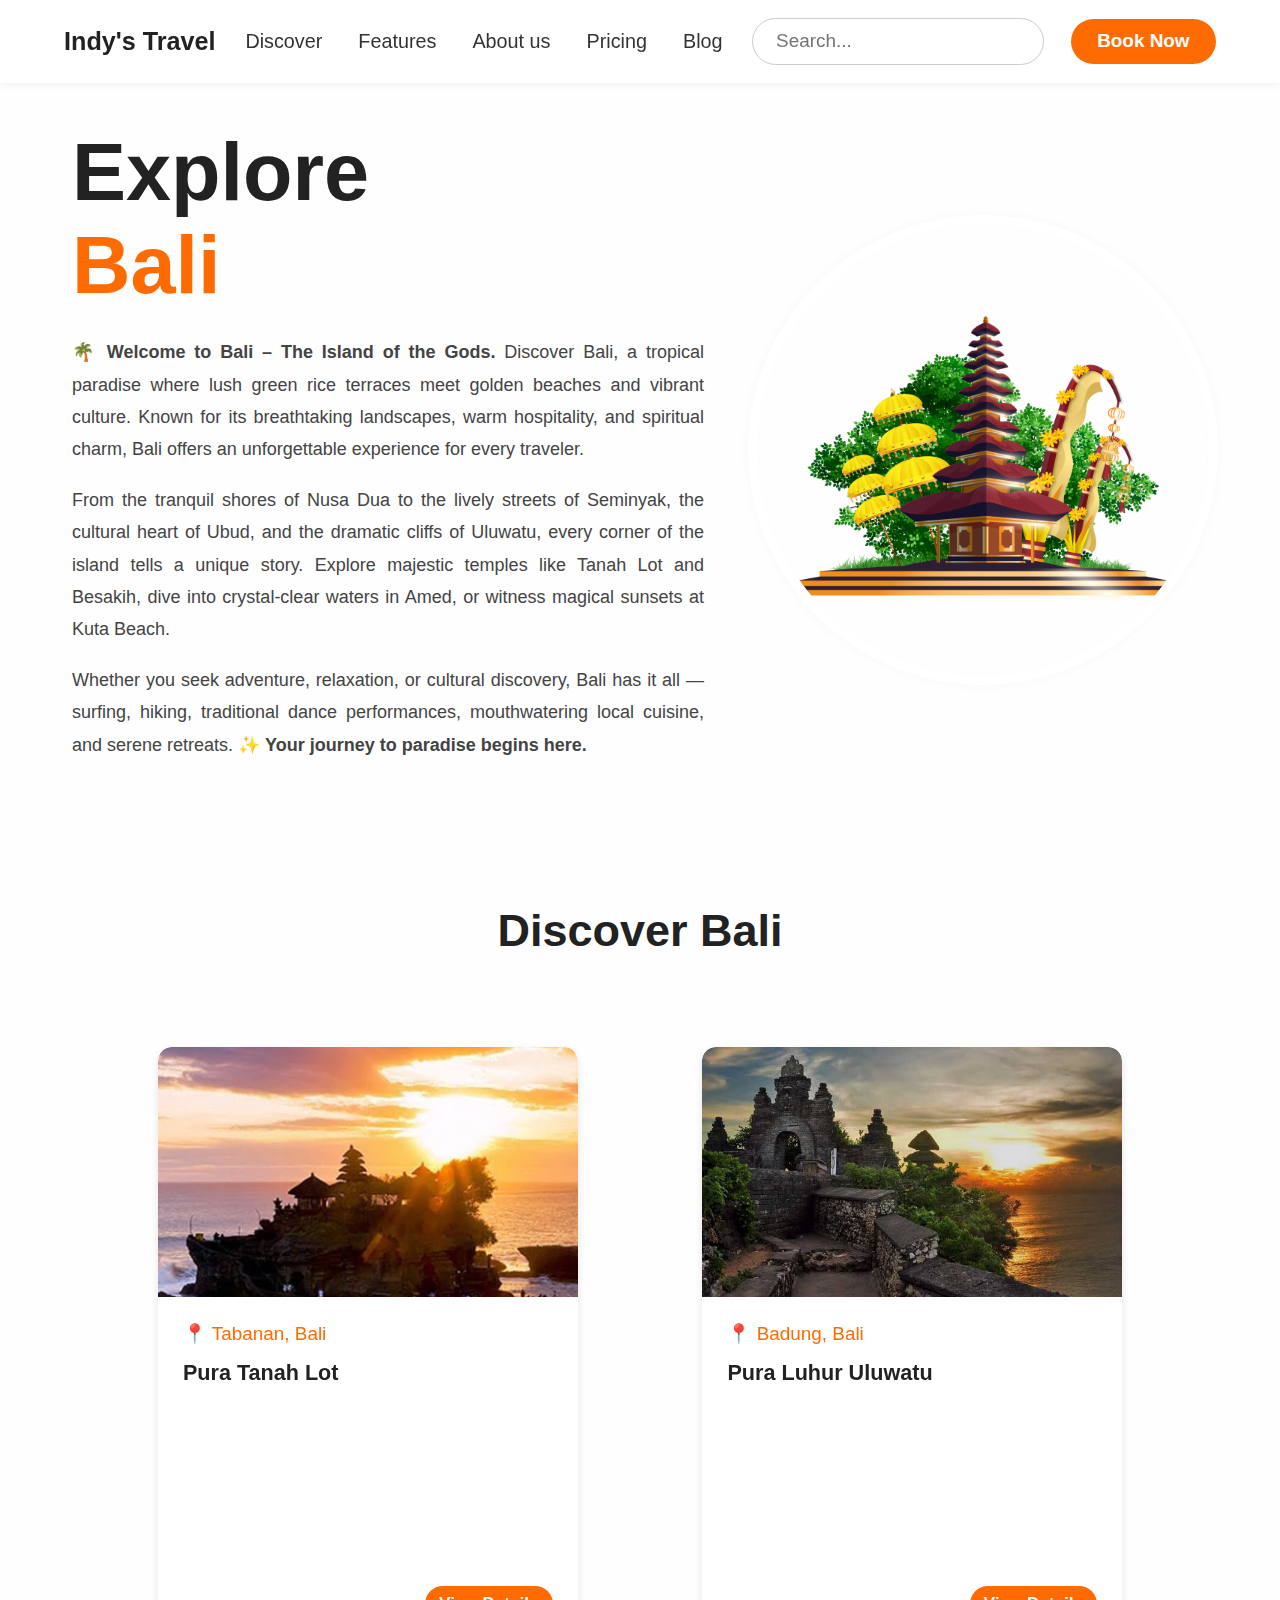
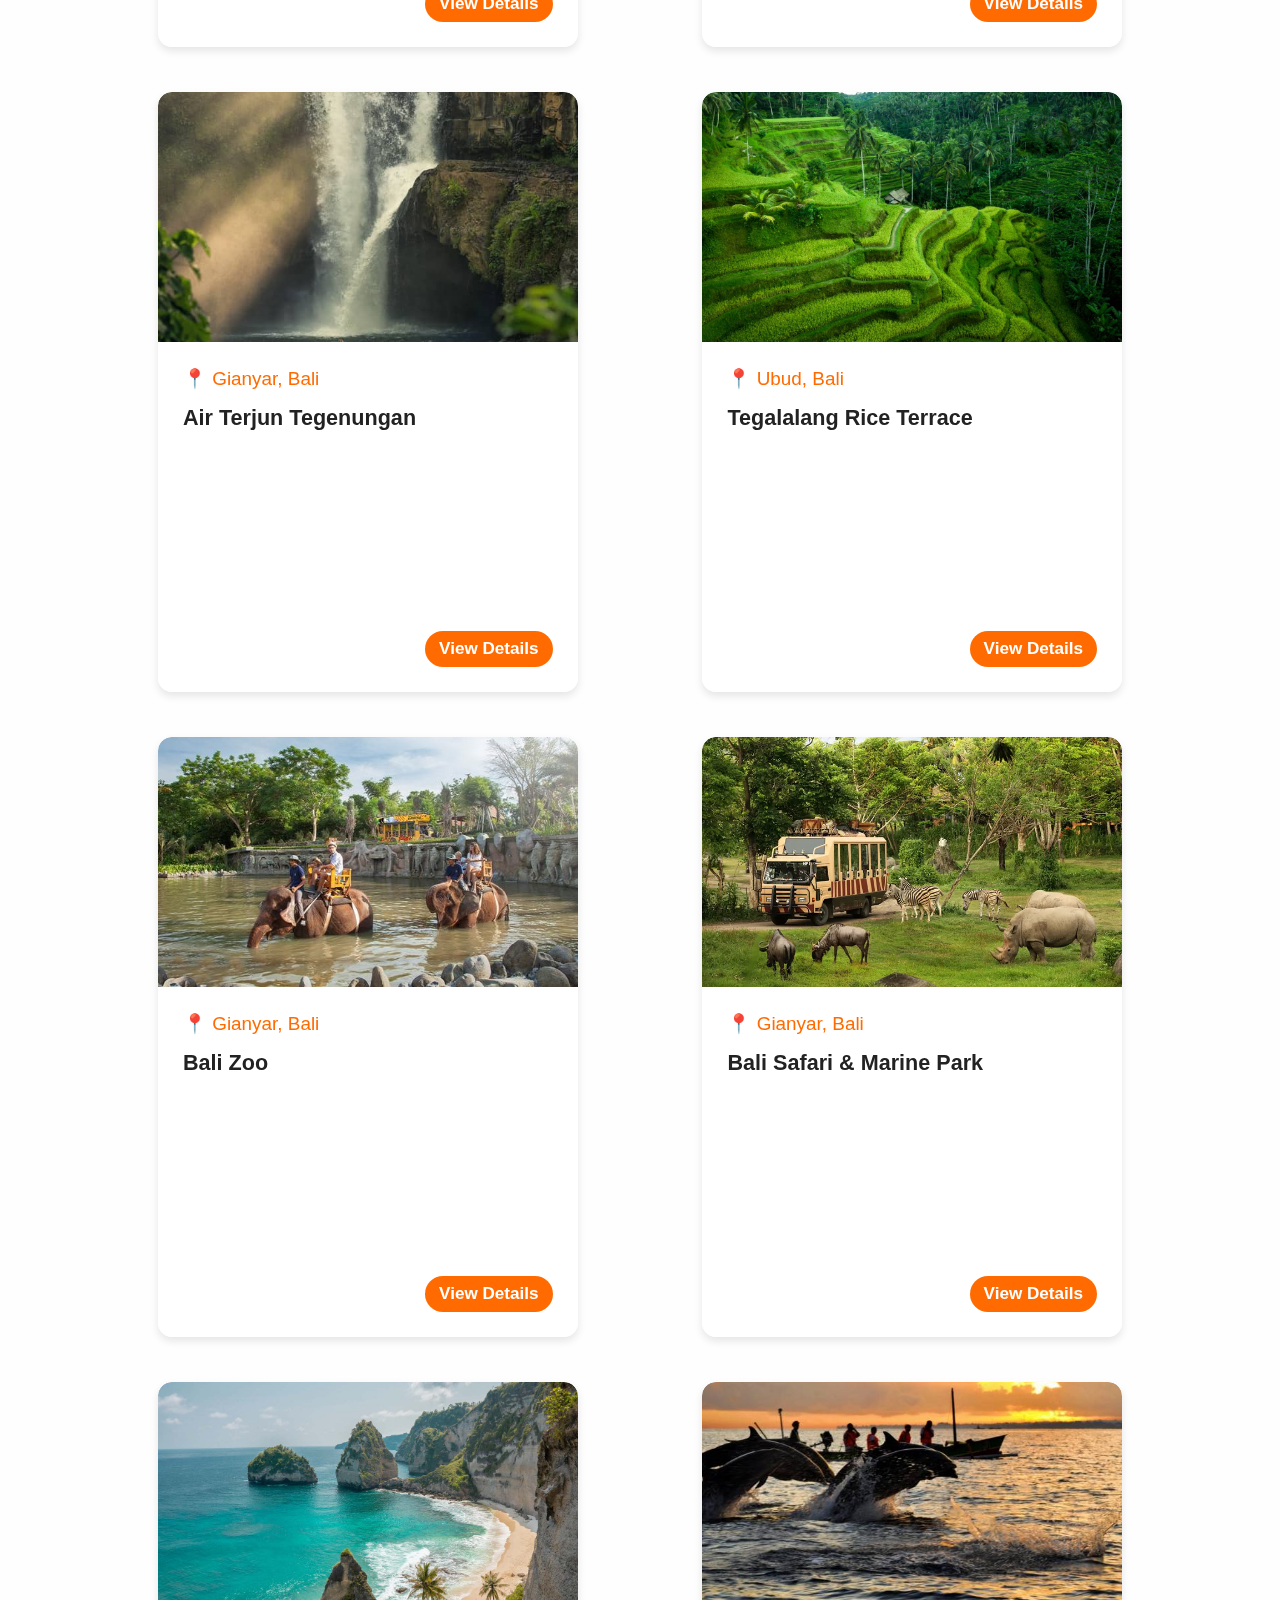
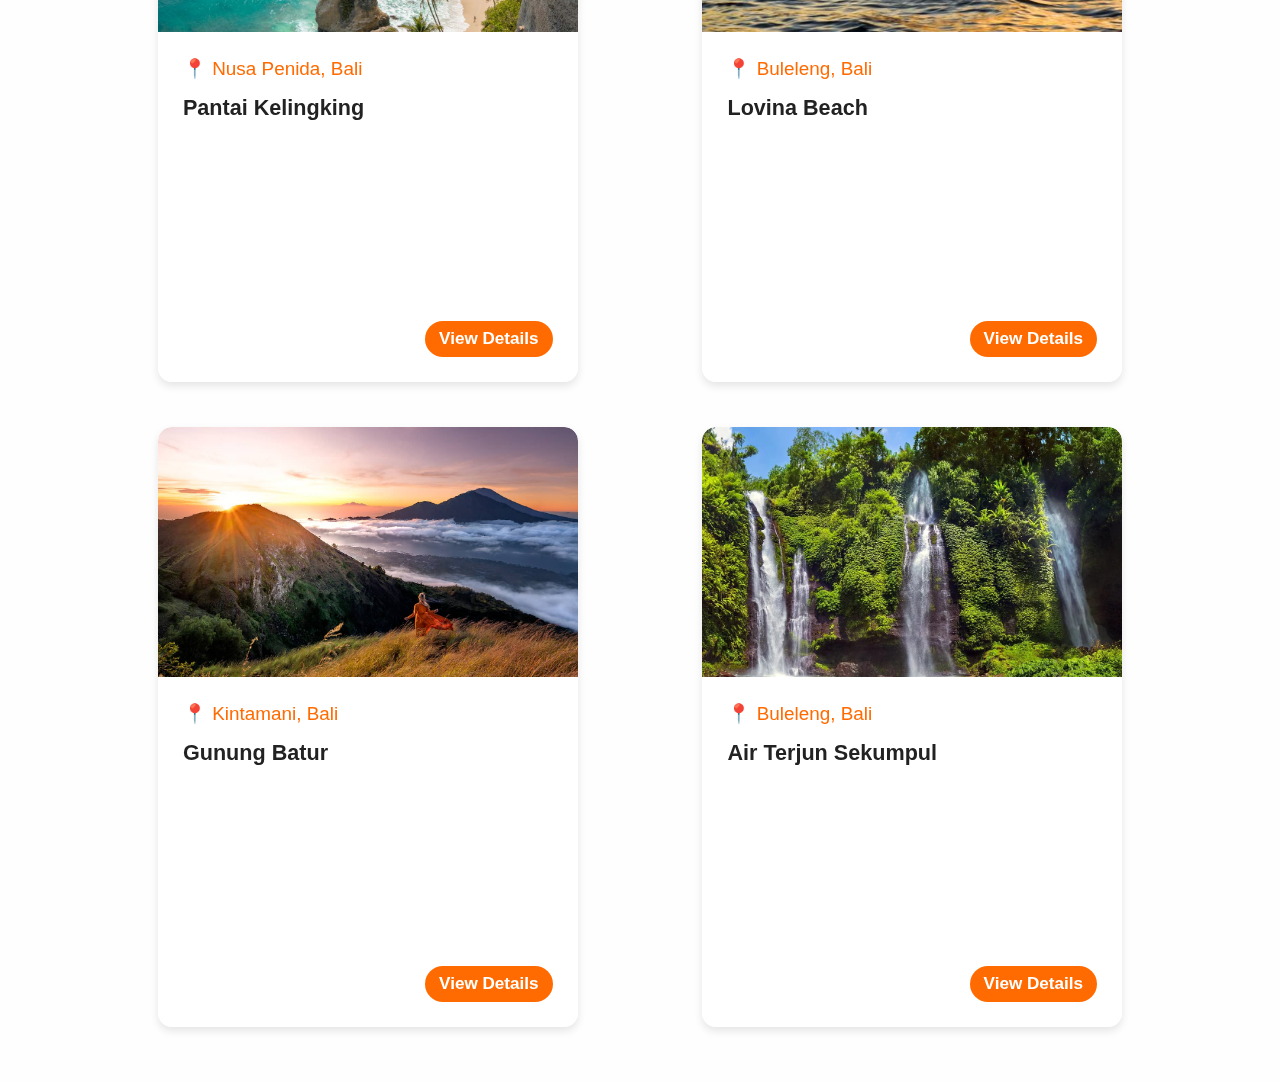
<file: Halaman.html>
<!DOCTYPE html>
<html lang="id">
  <head>
    <meta charset="UTF-8" />
    <meta name="viewport" content="width=device-width, initial-scale=1.0" />
    <title>Explore World - Travel</title>
    <link rel="stylesheet" href="Halaman.css" />
  </head>
  <body>
    <header class="navbar">
      <div class="logo">Indy's Travel</div>

      <!-- Tombol hamburger -->
      <button
        class="menu-toggle"
        aria-label="Toggle menu"
        aria-controls="primary-menu"
        aria-expanded="false"
      >
        ☰
      </button>

      <!-- MENU: Book Now (menu-book) diletakkan PALING ATAS saat HP -->
      <nav class="menu" id="primary-menu">
        <button class="menu-btn menu-book">Book Now</button>
        <a href="Discover.html" class="menu-btn">Discover</a>
        <button class="menu-btn">Features</button>
        <button class="menu-btn">About us</button>
        <button class="menu-btn">Pricing</button>
        <button class="menu-btn">Blog</button>
      </nav>

      <!-- Versi desktop tetap di kanan -->
      <div class="navbar-right">
        <input type="text" class="search" placeholder="Search..." />
        <a href="#" class="btn-book desktop-book">Book Now</a>
      </div>
    </header>

    <section class="hero">
      <div class="hero-text">
        <h1>Explore<br /><span class="highlight">Bali</span></h1>

        <p>
          🌴 <strong>Welcome to Bali – The Island of the Gods.</strong> Discover
          Bali, a tropical paradise where lush green rice terraces meet golden
          beaches and vibrant culture. Known for its breathtaking landscapes,
          warm hospitality, and spiritual charm, Bali offers an unforgettable
          experience for every traveler.
        </p>

        <p>
          From the tranquil shores of Nusa Dua to the lively streets of
          Seminyak, the cultural heart of Ubud, and the dramatic cliffs of
          Uluwatu, every corner of the island tells a unique story. Explore
          majestic temples like Tanah Lot and Besakih, dive into crystal-clear
          waters in Amed, or witness magical sunsets at Kuta Beach.
        </p>

        <p>
          Whether you seek adventure, relaxation, or cultural discovery, Bali
          has it all — surfing, hiking, traditional dance performances,
          mouthwatering local cuisine, and serene retreats. ✨
          <strong>Your journey to paradise begins here.</strong>
        </p>
      </div>

      <div class="hero-image">
        <img src="bali.png" alt="Beach" />
      </div>
    </section>

    <section class="destinations">
      <h2>Discover Bali</h2>
      <div class="card-grid">
        <!-- Destinasi 1 -->
        <div class="travel-card">
          <img src="Tanah Lot.webp" alt="Pura Tanah Lot" />
          <div class="card-content">
            <p class="location">📍 Tabanan, Bali</p>
            <h3>Pura Tanah Lot</h3>
            <div class="card-footer">
              <span class="price">$240 <small>/person</small></span>
              <a href="#" class="btn-view">View Details</a>
            </div>
          </div>
        </div>

        <!-- Destinasi 2 -->
        <div class="travel-card">
          <img src="Pura Uluwatu.jpg" alt="Pura Luhur Uluwatu" />
          <div class="card-content">
            <p class="location">📍 Badung, Bali</p>
            <h3>Pura Luhur Uluwatu</h3>
            <div class="card-footer">
              <span class="price">$400 <small>/person</small></span>
              <a href="#" class="btn-view">View Details</a>
            </div>
          </div>
        </div>

        <!-- Destinasi 3 -->
        <div class="travel-card">
          <img src="Tegenungan Waterfall.jpg" alt="Air Terjun Tegenungan" />
          <div class="card-content">
            <p class="location">📍 Gianyar, Bali</p>
            <h3>Air Terjun Tegenungan</h3>
            <div class="card-footer">
              <span class="price">$300 <small>/person</small></span>
              <a href="#" class="btn-view">View Details</a>
            </div>
          </div>
        </div>

        <!-- Destinasi 4 -->
        <div class="travel-card">
          <img
            src="Tegalalang Rice Terrace.jpg"
            alt="Tegalalang Rice Terrace"
          />
          <div class="card-content">
            <p class="location">📍 Ubud, Bali</p>
            <h3>Tegalalang Rice Terrace</h3>
            <div class="card-footer">
              <span class="price">$300 <small>/person</small></span>
              <a href="#" class="btn-view">View Details</a>
            </div>
          </div>
        </div>

        <!-- Destinasi 5 -->
        <div class="travel-card">
          <img src="Bali Zoo.jpg" alt="Bali Zoo" />
          <div class="card-content">
            <p class="location">📍 Gianyar, Bali</p>
            <h3>Bali Zoo</h3>
            <div class="card-footer">
              <span class="price">$250 <small>/person</small></span>
              <a href="#" class="btn-view">View Details</a>
            </div>
          </div>
        </div>

        <!-- Destinasi 6 -->
        <div class="travel-card">
          <img src="Bali Safari.webp" alt="Bali Safari & Marine Park" />
          <div class="card-content">
            <p class="location">📍 Gianyar, Bali</p>
            <h3>Bali Safari & Marine Park</h3>
            <div class="card-footer">
              <span class="price">$450 <small>/person</small></span>
              <a href="#" class="btn-view">View Details</a>
            </div>
          </div>
        </div>

        <!-- Destinasi 7 -->
        <div class="travel-card">
          <img src="Nusa Penida.jpg" alt="Pantai Kelingking, Nusa Penida" />
          <div class="card-content">
            <p class="location">📍 Nusa Penida, Bali</p>
            <h3>Pantai Kelingking</h3>
            <div class="card-footer">
              <span class="price">$500 <small>/person</small></span>
              <a href="#" class="btn-view">View Details</a>
            </div>
          </div>
        </div>

        <!-- Destinasi 8 -->
        <div class="travel-card">
          <img src="Lovina Beach.jpg" alt="Lovina Beach" />
          <div class="card-content">
            <p class="location">📍 Buleleng, Bali</p>
            <h3>Lovina Beach</h3>
            <div class="card-footer">
              <span class="price">$220 <small>/person</small></span>
              <a href="#" class="btn-view">View Details</a>
            </div>
          </div>
        </div>

        <!-- Destinasi 9 -->
        <div class="travel-card">
          <img src="Mount Batur.jpg" alt="Gunung Batur" />
          <div class="card-content">
            <p class="location">📍 Kintamani, Bali</p>
            <h3>Gunung Batur</h3>
            <div class="card-footer">
              <span class="price">$350 <small>/person</small></span>
              <a href="#" class="btn-view">View Details</a>
            </div>
          </div>
        </div>

        <!-- Destinasi 10 -->
        <div class="travel-card">
          <img src="Sekumpul Waterfall.webp" alt="Air Terjun Sekumpul" />
          <div class="card-content">
            <p class="location">📍 Buleleng, Bali</p>
            <h3>Air Terjun Sekumpul</h3>
            <div class="card-footer">
              <span class="price">$380 <small>/person</small></span>
              <a href="#" class="btn-view">View Details</a>
            </div>
          </div>
        </div>
      </div>
      <!-- end .card-grid -->
    </section>

    <!-- Script di paling bawah agar DOM sudah siap -->
    <script src="Halaman.js"></script>
  </body>
</html>
</file>
<file: Halaman.css>
/* =========================================
   HALAMAN.CSS — CLEAN & CONSOLIDATED
   ========================================= */

/* ===== GLOBAL RESET ===== */
* {
  margin: 0;
  padding: 0;
  box-sizing: border-box;
}

html {
  font-size: 18px;
}

body {
  font-family: "Segoe UI", sans-serif;
  background: #fefefe;
  color: #222;
}

/* =========================================
   NAVBAR (Desktop/Tablet default)
   ----------------------------------------- */
.navbar {
  position: fixed;
  top: 0;
  left: 0;
  width: 100%;
  z-index: 9999; /* di atas konten */
  display: flex;
  justify-content: space-between;
  align-items: center;
  padding: 18px 5%;
  background: #fff;
  box-shadow: 0 2px 8px rgba(0, 0, 0, 0.05);
}

.logo {
  font-weight: bold;
  font-size: 1.4em;
}

/* Hamburger: hidden by default (desktop/tablet) */
.menu-toggle {
  display: none;
  font-size: 24px;
  background: none;
  border: none;
  cursor: pointer;
}

/* Menu (desktop) */
.menu {
  display: flex;
  align-items: center;
  gap: 2em;
}

/* Item menu (tautan & tombol) */
.menu a,
.menu button {
  font-size: 1.1em;
  font-weight: 500;
  background: none;
  border: none;
  color: #333;
  cursor: pointer;
  text-decoration: none;
  transition: color 0.2s ease;
}
.menu a:hover,
.menu button:hover {
  color: #ff6b00;
}

.navbar-right {
  display: flex;
  align-items: center;
  gap: 1.5em;
}

.search {
  padding: 0.6em 1.2em;
  border: 1px solid #ccc;
  border-radius: 25px;
  outline: none;
  font-size: 1.05em;
  transition: all 0.2s ease;
}
.search:focus {
  border-color: #ff6b00;
  box-shadow: 0 0 0 2px rgba(255, 107, 0, 0.2);
}

.btn-book {
  background: #ff6b00;
  color: #fff;
  text-decoration: none;
  padding: 0.6em 1.4em;
  border-radius: 25px;
  font-weight: bold;
  font-size: 1.05em;
}

/* Book Now versi menu (default disembunyikan di desktop/tablet) */
.menu .menu-book {
  display: none;
}

/* =========================================
   HERO
   ----------------------------------------- */
.hero {
  display: flex;
  justify-content: space-between;
  align-items: center;
  gap: 3em;
  padding: 7em 4em 4em; /* offset untuk navbar fixed */
}

.hero-text {
  text-align: justify;
  text-justify: inter-word;
}

.hero-text h1 {
  font-size: 4.5em;
  margin-bottom: 0.3em;
}

.hero-text p {
  max-width: 700px;
  line-height: 1.8;
  margin-bottom: 1rem;
  font-size: 1rem;
  color: #444;
  text-align: justify;
}

.highlight,
.hero-text .highlight {
  color: #ff6b00;
}

.hero-image img {
  width: 450px;
  height: 450px;
  border-radius: 50%;
  object-fit: cover;
  box-shadow: 0 0 0 10px #fff, 0 0 20px rgba(0, 0, 0, 0.1);
}

/* =========================================
   DESTINATIONS
   ----------------------------------------- */
.destinations {
  padding: 3em;
  max-width: 90%;
  margin: auto;
}

.destinations h2 {
  text-align: center;
  margin-bottom: 2em;
  font-size: 2.5em;
}

.card-grid {
  display: grid;
  grid-template-columns: repeat(auto-fit, minmax(380px, 1fr));
  gap: 2.5em;
  justify-items: center;
  align-items: stretch; /* samakan tinggi baris */
}

/* Kartu dasar (+ container flip) */
.travel-card {
  position: relative;
  background: #fff;
  border-radius: 14px;
  overflow: hidden;
  box-shadow: 0 4px 8px rgba(0, 0, 0, 0.1);
  max-width: 420px;
  width: 100%;
  transition: transform 0.2s ease, box-shadow 0.2s ease;

  display: flex;
  flex-direction: column;
  height: 100%;
  perspective: 1200px; /* untuk efek 3D flip */

  min-height: 600px; /* cukup utk sisi belakang */
}
.travel-card:hover {
  transform: translateY(-5px);
  box-shadow: 0 6px 15px rgba(0, 0, 0, 0.15);
}

/* Konten sisi depan */
.travel-card img {
  width: 100%;
  height: 280px;
  object-fit: cover;
}

.card-content {
  padding: 1.4em;
  display: flex;
  flex-direction: column;
  flex: 1;
}

.card-content .location {
  color: #ff6b00;
  font-size: 1.05em;
  margin-bottom: 0.8em;
}

.card-content h3 {
  margin: 0 0 1em 0;
  font-size: 1.4em;
}

/* Footer tombol (harga disembunyikan) */
.card-footer {
  margin-top: auto;
  display: flex;
  justify-content: center;
  align-items: center;
  gap: 8px;
  flex-wrap: nowrap;
}
.price,
.btn-view {
  display: inline-flex;
  align-items: center;
  justify-content: center;
  height: 36px;
  padding: 0 14px;
  border-radius: 20px;
  font-size: 0.95em;
  font-weight: bold;
  white-space: nowrap;
}
.price {
  display: none;
}
.btn-view {
  background: #ff6b00;
  color: #fff;
  text-decoration: none;
  transition: background 0.2s ease;
}
.btn-view:hover {
  background: darkorange;
}

/* =========================================
   FLIP CARD (DETAIL)
   ----------------------------------------- */
.travel-card .card-inner {
  position: absolute;
  inset: 0;
  transform-style: preserve-3d;
  transition: transform 0.6s ease;
}
.travel-card .card-front,
.travel-card .card-back {
  position: absolute;
  inset: 0;
  backface-visibility: hidden;
  -webkit-backface-visibility: hidden;
  background: #fff;
  display: flex;
  flex-direction: column;
  border-radius: 14px;
  overflow: hidden;
}

/* FRONT (warisi style gambar + content + footer) */
.travel-card .card-front img {
  width: 100%;
  height: 280px;
  object-fit: cover;
}
.travel-card .card-front .card-content {
  padding: 1.4em;
}
.travel-card .card-front .card-footer {
  margin-top: auto;
  display: flex;
  justify-content: flex-end;
  gap: 8px;
}

/* BACK (deskripsi) */
.travel-card .card-back {
  transform: rotateY(180deg);
  padding: 1.4em;
}
.travel-card.flipped .card-inner {
  transform: rotateY(180deg);
}

.travel-card .card-back .back-content {
  display: flex;
  flex-direction: column;
  height: 100%;
}
.travel-card .card-back h3 {
  margin: 0 0 0.4em 0;
  font-size: 1.4em;
}
.travel-card .card-back .location {
  color: #ff6b00;
  margin-bottom: 0.8em;
}
.travel-card .card-back .desc {
  color: #444;
  line-height: 1.7;
  margin-bottom: 1.2em;
  text-align: justify;
}

.travel-card .card-back .back-actions {
  margin-top: auto;
  display: flex;
  justify-content: space-between;
  gap: 10px;
}
.btn-back,
.btn-booknow {
  display: inline-flex;
  align-items: center;
  justify-content: center;
  height: 36px;
  padding: 0 14px;
  border-radius: 20px;
  font-weight: bold;
  text-decoration: none;
  border: none;
  cursor: pointer;
}
.btn-back {
  background: #eee;
  color: #333;
}
.btn-booknow {
  background: #ff6b00;
  color: #fff;
}
.btn-booknow:hover {
  background: darkorange;
}

/* =========================================
   RESPONSIVE
   ----------------------------------------- */

/* Tablet (769–1024px) */
@media (min-width: 769px) and (max-width: 1024px) {
  .navbar {
    padding: 16px 4%;
  }
  .menu-toggle {
    display: none;
  } /* tetap hidden */
  .menu {
    gap: 1.5em;
  }
  .navbar-right {
    gap: 1em;
  }

  .hero {
    gap: 2em;
    padding: 6.5em 2em 3em;
  }
  .hero-image img {
    width: 360px;
    height: 360px;
  }
  .hero-text h1 {
    font-size: 3.6em;
  }
  .hero-text p {
    font-size: 0.95rem;
  }

  .card-grid {
    gap: 2em;
    grid-template-columns: repeat(auto-fit, minmax(320px, 1fr));
  }
  .travel-card {
    max-width: 360px;
    min-height: 550px;
  }
  .travel-card .card-front img {
    height: 240px;
  }
}

/* Desktop (≥1025px) */
@media (min-width: 1025px) {
  .travel-card .card-front img {
    height: 250px;
  }
  .card-content h3 {
    font-size: 1.2rem;
  }
  .card-content p {
    font-size: 1rem;
  }
}

/* Mobile (≤768px) */
@media (max-width: 768px) {
  /* Navbar wrap & urutan: [☰][Logo] di atas */
  .navbar {
    align-items: flex-start;
    justify-content: flex-start;
    gap: 10px;
    flex-wrap: wrap;
    padding: 10px;
  }
  .menu-toggle {
    display: block;
    order: 0;
    margin-right: 6px;
  }
  .logo {
    order: 1;
  }

  /* Menu HP (column) */
  .menu {
    order: 2;
    flex-direction: column;
    align-items: flex-start;
    width: 100%;
    display: none;
    gap: 10px; /* jarak seragam antar item */
    margin-top: 8px;
    background: #fff;
    padding: 6px 0;
    border-radius: 8px;
  }
  .menu.show {
    display: flex;
  }

  .navbar-right {
    order: 3;
    width: 100%;
    margin-top: 10px;
    display: flex;
    justify-content: space-between;
    gap: 10px;
  }
  .search {
    width: 100%;
  }

  /* Book Now: desktop disembunyikan, versi menu muncul PALING ATAS & rata kiri */
  .desktop-book {
    display: none;
  }
  .menu .menu-book {
    display: block;
    order: 0;
    width: auto;
    text-align: left;
    margin: 0; /* tidak tambah jarak, gap yang atur */
  }
  /* Samakan semua item menu (termasuk Book Now) */
  .menu .menu-btn,
  .menu a.menu-btn {
    display: inline-flex;
    align-items: center;
    padding: 8px 12px;
    line-height: 1.2;
    margin: 0;
  }

  /* Hero kompak */
  .hero {
    flex-direction: column;
    text-align: center;
    padding: 6em 1em 2em;
  }
  .hero-image img {
    width: 250px;
    height: 250px;
  }

  /* Grid 2 kolom (rapi), 1 kolom untuk HP kecil */
  .card-grid {
    grid-template-columns: repeat(2, minmax(0, 1fr));
    gap: 15px;
    align-items: stretch;
    justify-items: stretch;
  }

  /* Kartu & tombol lebih kecil */
  .travel-card {
    min-height: 500px;
  }
  .travel-card .card-front img {
    height: 220px;
  }

  .card-footer {
    justify-content: center;
  }
  .btn-view {
    height: 30px;
    padding: 0 10px;
    font-size: 0.85em;
    border-radius: 15px;
  }

  .btn-back,
  .btn-booknow {
    height: 32px;
    border-radius: 16px;
    padding: 0 12px;
  }

  /* Tipografi card di HP */
  /* sisi depan */
  .card-content .location {
    font-size: 0.85em;
  }
  .card-content h3 {
    font-size: 1.1em;
  }

  /* sisi belakang (views) */
  .card-back h3 {
    font-size: 1.1em;
  }
  .card-back .location {
    font-size: 0.85em;
  }
  .card-back .desc {
    font-size: 0.9em;
    line-height: 1.5;
  }
}

/* Small phones (≤480px) */
@media (max-width: 480px) {
  .card-grid {
    grid-template-columns: 1fr;
  }
  .travel-card {
    min-height: 460px;
  }
  .travel-card .card-front img {
    height: 200px;
  }

  .btn-view {
    height: 28px;
    padding: 0 8px;
    font-size: 0.8em;
    border-radius: 14px;
  }

  /* Tipografi lebih kecil lagi */
  .card-content .location {
    font-size: 0.8em;
  }
  .card-content h3 {
    font-size: 1em;
  }
  .card-back h3 {
    font-size: 1em;
  }
  .card-back .location {
    font-size: 0.8em;
  }
  .card-back .desc {
    font-size: 0.85em;
    line-height: 1.4;
  }
}

/* =========================================
   UTILITAS TAMBAHAN
   ----------------------------------------- */
/* Sembunyikan Book Now di menu (desktop/tablet) jika Book Now ditempatkan pertama di menu */
@media (min-width: 769px) {
  .menu .menu-btn:first-child {
    display: none;
  }
}
</file>
